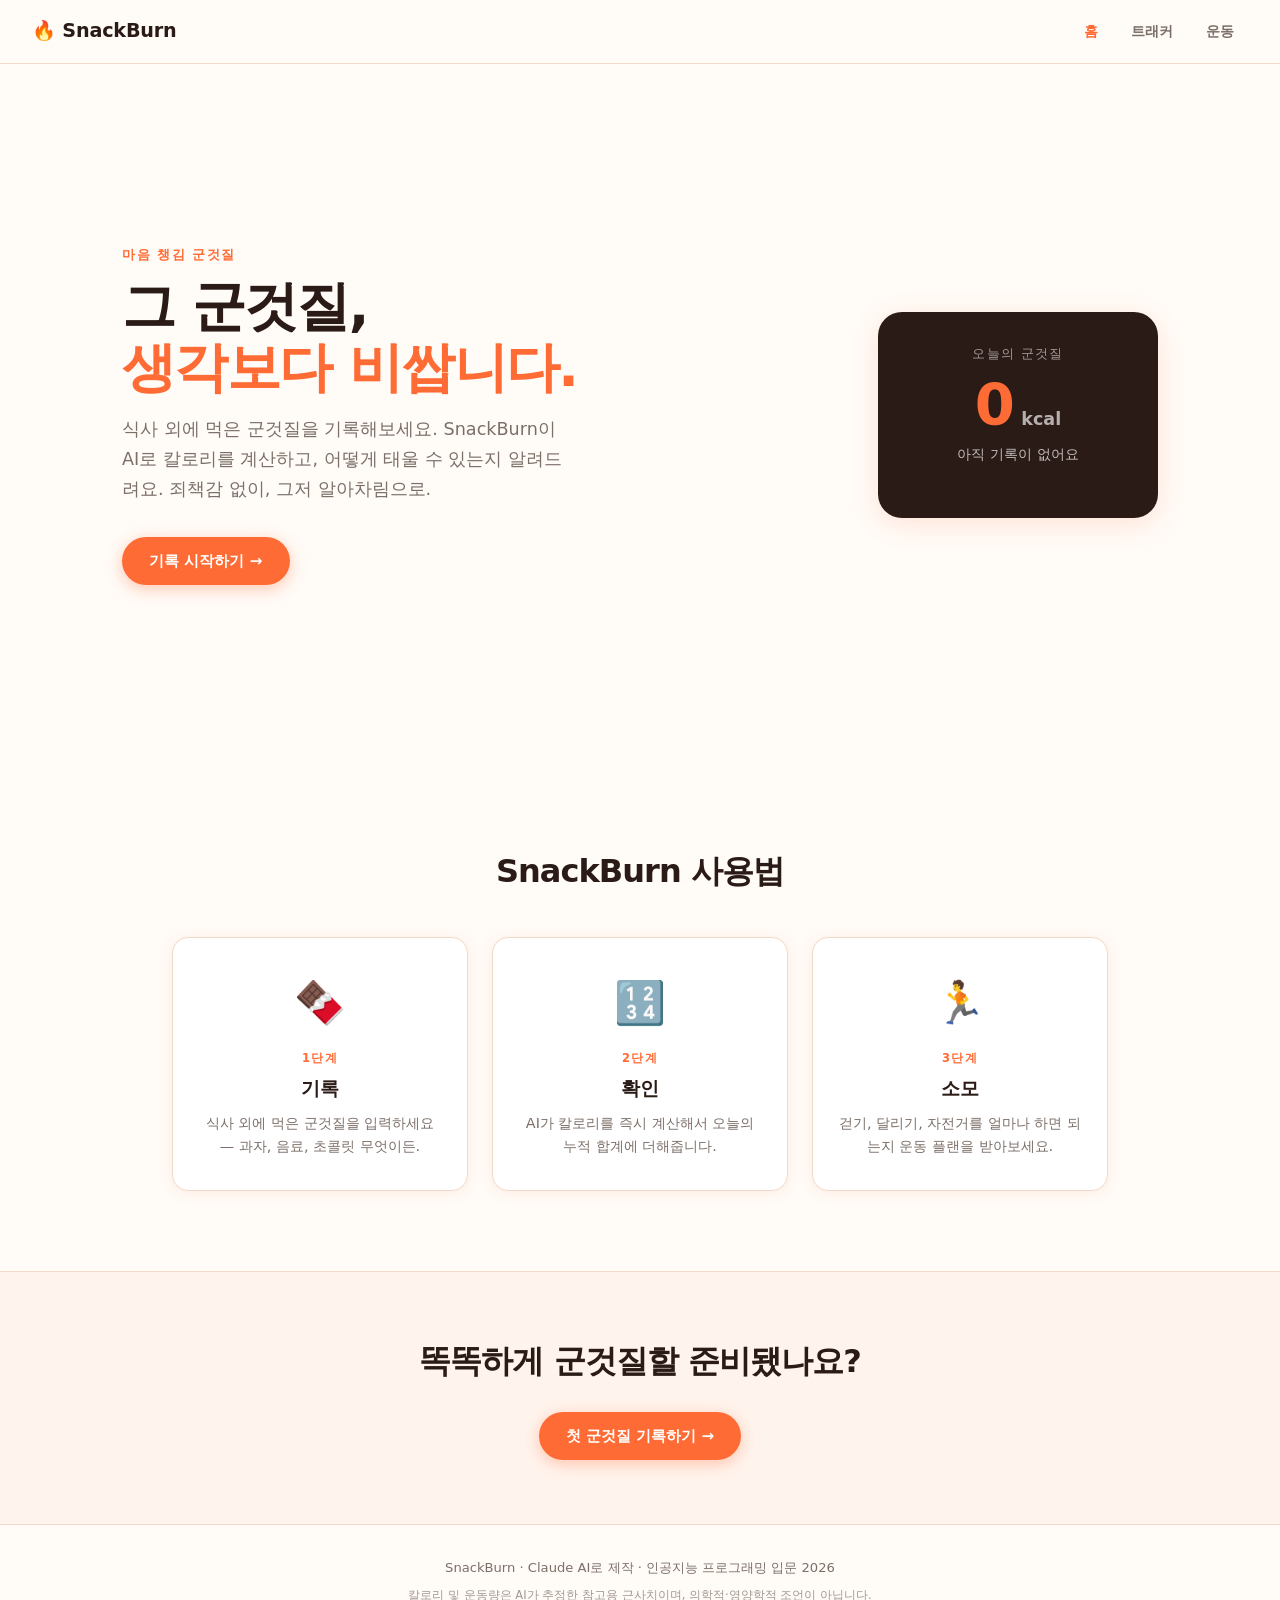
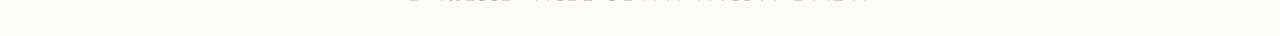
<file: index.html>
<!DOCTYPE html>
<html lang="ko">
<head>
  <meta charset="UTF-8" />
  <meta name="viewport" content="width=device-width, initial-scale=1.0" />
  <title>SnackBurn — 군것질, 똑똑하게 태우자</title>
  <link rel="stylesheet" href="style.css" />
</head>
<body>
  <!-- NAV -->
  <nav class="navbar">
    <a href="index.html" class="nav-logo">🔥 SnackBurn</a>
    <button class="nav-toggle" onclick="toggleNav()" aria-label="메뉴">☰</button>
    <ul class="nav-links" id="navLinks">
      <li><a href="index.html" class="active">홈</a></li>
      <li><a href="tracker.html">트래커</a></li>
      <li><a href="workout.html">운동</a></li>
    </ul>
  </nav>

  <!-- HERO -->
  <section class="hero">
    <div class="hero-inner">
      <p class="hero-eyebrow">마음 챙김 군것질</p>
      <h1 class="hero-title">그 군것질,<br><span class="accent">생각보다 비쌉니다.</span></h1>
      <p class="hero-sub">
        식사 외에 먹은 군것질을 기록해보세요. SnackBurn이 AI로 칼로리를 계산하고,
        어떻게 태울 수 있는지 알려드려요. 죄책감 없이, 그저 알아차림으로.
      </p>
      <a href="tracker.html" class="btn-primary">기록 시작하기 →</a>
    </div>

    <!-- TODAY SUMMARY WIDGET -->
    <div class="today-widget">
      <p class="tw-label">오늘의 군것질</p>
      <div class="tw-calorie">
        <span class="tw-num" id="todayCalories">0</span>
        <span class="tw-unit">kcal</span>
      </div>
      <p class="tw-count" id="todayCount">아직 기록이 없어요</p>
      <a href="workout.html" class="tw-link" id="twLink">태우는 방법 보기 →</a>
    </div>
  </section>

  <!-- CONCEPT -->
  <section class="concept">
    <h2 class="section-title">SnackBurn 사용법</h2>
    <div class="concept-grid">
      <div class="concept-card">
        <div class="concept-emoji">🍫</div>
        <div class="concept-step">1단계</div>
        <h3>기록</h3>
        <p>식사 외에 먹은 군것질을 입력하세요 — 과자, 음료, 초콜릿 무엇이든.</p>
      </div>
      <div class="concept-card">
        <div class="concept-emoji">🔢</div>
        <div class="concept-step">2단계</div>
        <h3>확인</h3>
        <p>AI가 칼로리를 즉시 계산해서 오늘의 누적 합계에 더해줍니다.</p>
      </div>
      <div class="concept-card">
        <div class="concept-emoji">🏃</div>
        <div class="concept-step">3단계</div>
        <h3>소모</h3>
        <p>걷기, 달리기, 자전거를 얼마나 하면 되는지 운동 플랜을 받아보세요.</p>
      </div>
    </div>
  </section>

  <!-- CTA -->
  <section class="cta-section">
    <h2>똑똑하게 군것질할 준비됐나요?</h2>
    <a href="tracker.html" class="btn-primary">첫 군것질 기록하기 →</a>
  </section>

  <footer class="footer">
    <p>SnackBurn · Claude AI로 제작 · 인공지능 프로그래밍 입문 2026</p>
    <p class="disclaimer">칼로리 및 운동량은 AI가 추정한 참고용 근사치이며, 의학적·영양학적 조언이 아닙니다.</p>
  </footer>

  <script src="storage.js"></script>
  <script>
    function toggleNav() {
      document.getElementById('navLinks').classList.toggle('open');
    }

    // 오늘 요약 불러오기
    (function loadSummary() {
      const log = SnackStore.getToday();
      const total = log.reduce((sum, s) => sum + (s.calories || 0), 0);
      document.getElementById('todayCalories').textContent = total;
      const countEl = document.getElementById('todayCount');
      const linkEl = document.getElementById('twLink');
      if (log.length === 0) {
        countEl.textContent = '아직 기록이 없어요';
        linkEl.style.display = 'none';
      } else {
        countEl.textContent = `군것질 ${log.length}개 기록됨`;
        linkEl.style.display = 'inline-block';
      }
    })();
  </script>
</body>
</html>
</file>
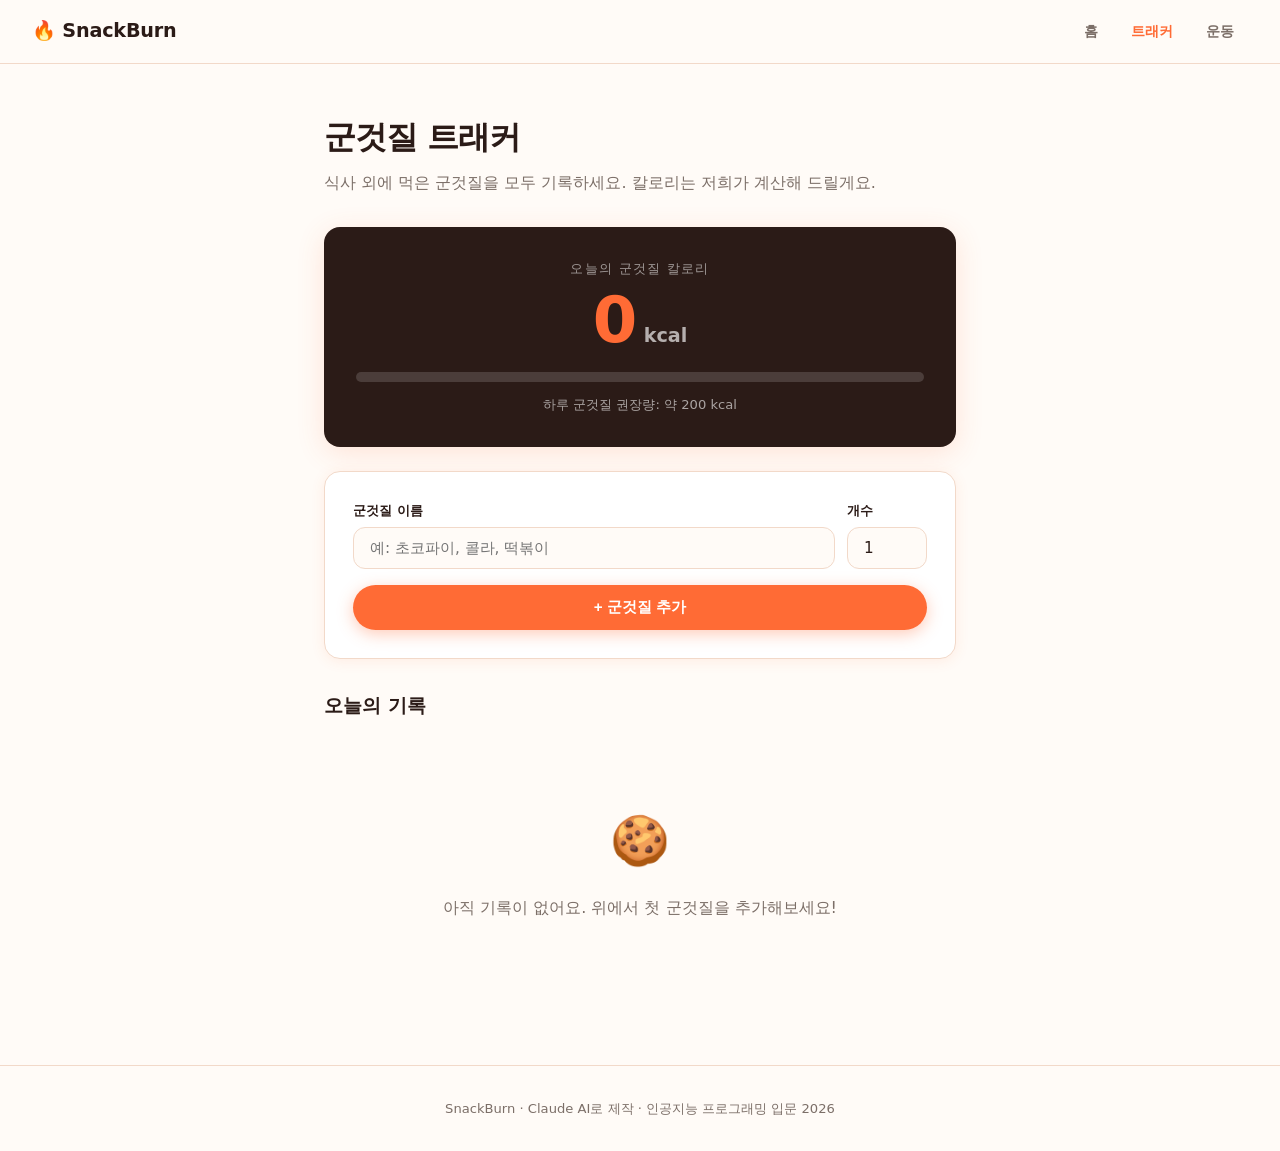
<file: tracker.html>
<!DOCTYPE html>
<html lang="ko">
<head>
  <meta charset="UTF-8" />
  <meta name="viewport" content="width=device-width, initial-scale=1.0" />
  <title>트래커 — SnackBurn</title>
  <link rel="stylesheet" href="style.css" />
</head>
<body>
  <!-- NAV -->
  <nav class="navbar">
    <a href="index.html" class="nav-logo">🔥 SnackBurn</a>
    <button class="nav-toggle" onclick="toggleNav()" aria-label="메뉴">☰</button>
    <ul class="nav-links" id="navLinks">
      <li><a href="index.html">홈</a></li>
      <li><a href="tracker.html" class="active">트래커</a></li>
      <li><a href="workout.html">운동</a></li>
    </ul>
  </nav>

  <main class="page-main">
    <div class="page-header">
      <h1>군것질 트래커</h1>
      <p>식사 외에 먹은 군것질을 모두 기록하세요. 칼로리는 저희가 계산해 드릴게요.</p>
    </div>

    <!-- TOTAL DISPLAY -->
    <section class="total-card">
      <p class="total-label">오늘의 군것질 칼로리</p>
      <div class="total-num"><span id="totalCalories">0</span><span class="total-unit">kcal</span></div>
      <div class="progress-track">
        <div class="progress-fill" id="progressFill"></div>
      </div>
      <p class="progress-hint" id="progressHint">하루 군것질 권장량: 약 200 kcal</p>
    </section>

    <!-- ADD FORM -->
    <section class="card add-form">
      <div class="add-row">
        <div class="form-group grow">
          <label for="snackName">군것질 이름</label>
          <input type="text" id="snackName" placeholder="예: 초코파이, 콜라, 떡볶이"
                 oninput="onNameInput()"
                 onkeydown="if(event.key==='Enter') addSnack()" />
        </div>
        <div class="form-group qty">
          <label for="snackQty">개수</label>
          <input type="number" id="snackQty" value="1" min="1" max="20" />
        </div>
      </div>

      <!-- 직접 입력 영역 (DB에 없을 때만 표시) -->
      <div class="manual-cal hidden" id="manualCal">
        <p class="manual-hint">📋 목록에 없는 군것질이에요. 1개당 칼로리를 직접 입력해주세요.</p>
        <div class="form-group">
          <label for="manualCalInput">1개당 칼로리 (kcal)</label>
          <input type="number" id="manualCalInput" placeholder="예: 150" min="1" max="2000" />
        </div>
      </div>

      <div id="formError" class="error-msg hidden"></div>
      <button class="btn-primary" id="addBtn" onclick="addSnack()">+ 군것질 추가</button>
    </section>

    <!-- SNACK LIST -->
    <section class="snack-list-section">
      <div class="list-header">
        <h2>오늘의 기록</h2>
        <button class="btn-ghost btn-sm hidden" id="clearBtn" onclick="confirmClear()">전체 삭제</button>
      </div>

      <div class="empty-state hidden" id="emptyState">
        <div class="empty-icon">🍪</div>
        <p>아직 기록이 없어요. 위에서 첫 군것질을 추가해보세요!</p>
      </div>

      <ul class="snack-list" id="snackList"></ul>
    </section>

    <a href="workout.html" class="btn-secondary full hidden" id="workoutCta">어떻게 태울지 보기 →</a>
  </main>

  <!-- CLEAR CONFIRM MODAL -->
  <div class="modal-overlay hidden" id="modalOverlay">
    <div class="modal">
      <h3>오늘 기록을 모두 지울까요?</h3>
      <p>오늘 기록한 모든 군것질이 삭제됩니다.</p>
      <div class="modal-btns">
        <button class="btn-ghost" onclick="closeModal()">취소</button>
        <button class="btn-danger" onclick="doClear()">삭제</button>
      </div>
    </div>
  </div>

  <footer class="footer">
    <p>SnackBurn · Claude AI로 제작 · 인공지능 프로그래밍 입문 2026</p>
  </footer>

  <script src="storage.js"></script>
  <script src="snackdata.js"></script>
  <script>
    const GUIDELINE = 200; // 진행 바 기준이 되는 하루 군것질 권장 칼로리

    function toggleNav() {
      document.getElementById('navLinks').classList.toggle('open');
    }

    function show(id) { document.getElementById(id).classList.remove('hidden'); }
    function hide(id) { document.getElementById(id).classList.add('hidden'); }
    function setError(msg) {
      const el = document.getElementById('formError');
      el.textContent = msg;
      el.classList.toggle('hidden', !msg);
    }

    // ── 이름 입력 시 DB 매칭 여부 확인 → 직접 입력 영역 표시/숨김 ──
    function onNameInput() {
      const name = document.getElementById('snackName').value.trim();
      const manual = document.getElementById('manualCal');
      if (!name) {
        hide('manualCal');
        return;
      }
      const found = lookupSnack(name);
      if (found) {
        hide('manualCal');
      } else {
        show('manualCal');
      }
    }

    // ── 군것질 추가 ───────────────────────────────────────────
    function addSnack() {
      const name = document.getElementById('snackName').value.trim();
      const qty = parseInt(document.getElementById('snackQty').value) || 1;
      setError('');

      if (!name) return setError('군것질 이름을 먼저 입력하세요.');

      // DB 조회
      const found = lookupSnack(name);
      let perCal, emoji;

      if (found) {
        perCal = found.cal;
        emoji = found.emoji;
      } else {
        // 직접 입력값 사용
        const manualVal = parseInt(document.getElementById('manualCalInput').value);
        if (!manualVal || manualVal <= 0) {
          show('manualCal');
          return setError('목록에 없는 군것질이에요. 1개당 칼로리를 입력해주세요.');
        }
        perCal = manualVal;
        emoji = snackEmoji(name);
      }

      const totalCal = perCal * qty;

      SnackStore.addSnack({
        id: Date.now().toString(),
        name: name,
        qty: qty,
        calories: totalCal,
        perCal: perCal,
        emoji: emoji
      });

      // 폼 초기화
      document.getElementById('snackName').value = '';
      document.getElementById('snackQty').value = '1';
      document.getElementById('manualCalInput').value = '';
      hide('manualCal');
      render();
    }

    // ── 군것질 삭제 ───────────────────────────────────────────
    function removeSnack(id) {
      SnackStore.removeSnack(id);
      render();
    }

    // ── 전체 삭제 ─────────────────────────────────────────────
    function confirmClear() { show('modalOverlay'); }
    function closeModal() { hide('modalOverlay'); }
    function doClear() {
      SnackStore.clearDay();
      closeModal();
      render();
    }
    document.getElementById('modalOverlay').addEventListener('click', function(e) {
      if (e.target === this) closeModal();
    });

    // ── 렌더링 ────────────────────────────────────────────────
    function render() {
      const snacks = SnackStore.getToday();
      const total = snacks.reduce((s, x) => s + (x.calories || 0), 0);

      // 합계 + 진행 바
      document.getElementById('totalCalories').textContent = total;
      const pct = Math.min((total / GUIDELINE) * 100, 100);
      const fill = document.getElementById('progressFill');
      fill.style.width = pct + '%';
      fill.style.background = total > GUIDELINE ? 'var(--danger)' : 'var(--accent)';
      document.getElementById('progressHint').textContent =
        total > GUIDELINE
          ? `권장량(약 ${GUIDELINE} kcal)보다 ${total - GUIDELINE} kcal 초과`
          : `하루 군것질 권장량: 약 ${GUIDELINE} kcal`;

      // 목록
      const list = document.getElementById('snackList');
      list.innerHTML = '';
      if (snacks.length === 0) {
        show('emptyState');
        hide('clearBtn');
        hide('workoutCta');
      } else {
        hide('emptyState');
        show('clearBtn');
        show('workoutCta');
        snacks.forEach(s => {
          const li = document.createElement('li');
          li.className = 'snack-item';
          li.innerHTML = `
            <div class="snack-emoji">${s.emoji || snackEmoji(s.name)}</div>
            <div class="snack-info">
              <span class="snack-name">${escHtml(s.name)}${s.qty > 1 ? ` ×${s.qty}` : ''}</span>
              <span class="snack-note">1개당 ${s.perCal || Math.round(s.calories / s.qty)} kcal</span>
            </div>
            <span class="snack-cal">${s.calories} kcal</span>
            <button class="snack-remove" onclick="removeSnack('${s.id}')" aria-label="삭제">✕</button>
          `;
          list.appendChild(li);
        });
      }
    }

    // ── 헬퍼: DB에 없는 음식의 이모지 추정 ────────────────────
    function snackEmoji(name) {
      const found = lookupSnack(name);
      if (found) return found.emoji;
      return '🍴';
    }
    function escHtml(s) {
      return String(s).replace(/&/g,'&amp;').replace(/</g,'&lt;')
        .replace(/>/g,'&gt;').replace(/"/g,'&quot;');
    }

    render();
  </script>
</body>
</html>
</file>
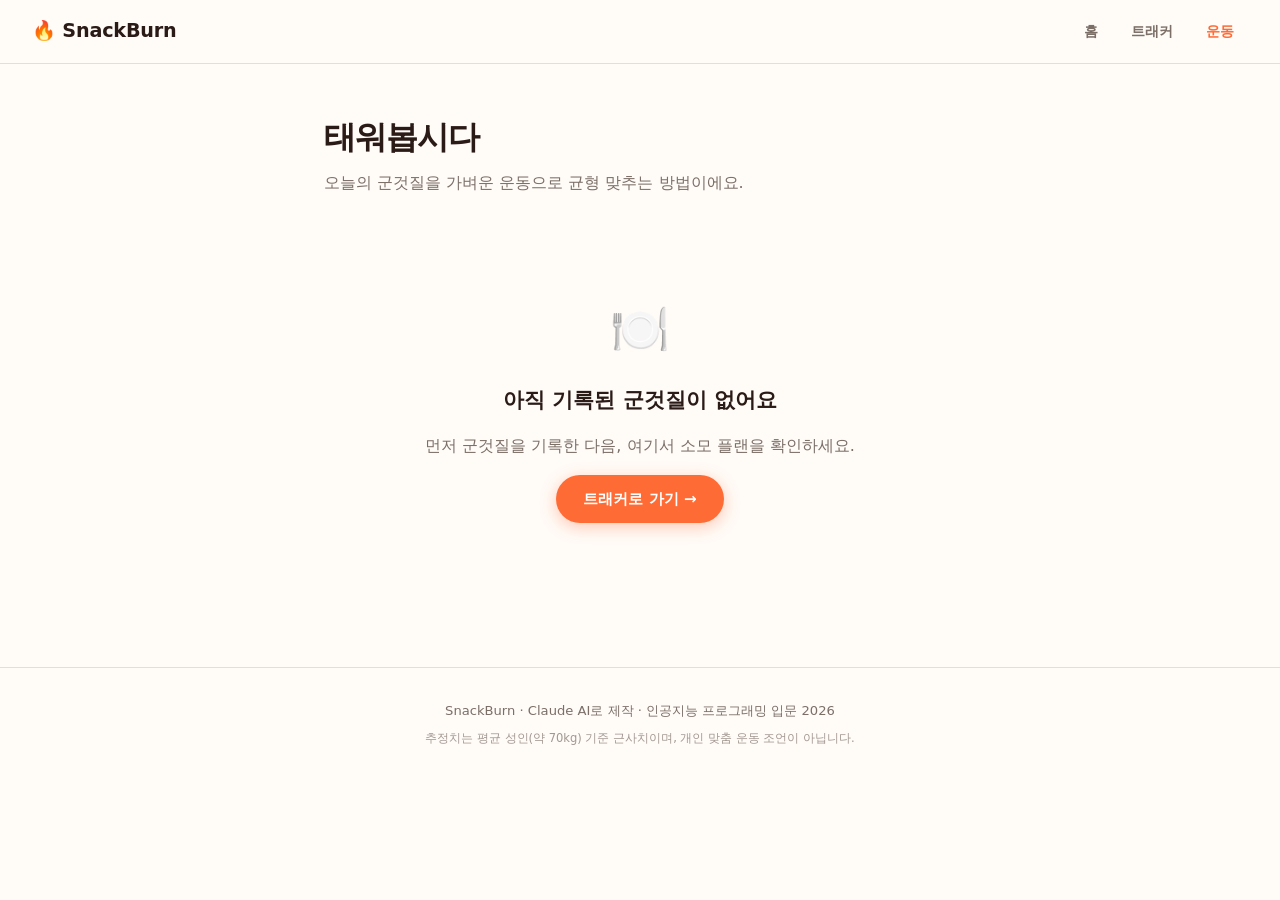
<file: workout.html>
<!DOCTYPE html>
<html lang="ko">
<head>
  <meta charset="UTF-8" />
  <meta name="viewport" content="width=device-width, initial-scale=1.0" />
  <title>운동 — SnackBurn</title>
  <link rel="stylesheet" href="style.css" />
</head>
<body>
  <!-- NAV -->
  <nav class="navbar">
    <a href="index.html" class="nav-logo">🔥 SnackBurn</a>
    <button class="nav-toggle" onclick="toggleNav()" aria-label="메뉴">☰</button>
    <ul class="nav-links" id="navLinks">
      <li><a href="index.html">홈</a></li>
      <li><a href="tracker.html">트래커</a></li>
      <li><a href="workout.html" class="active">운동</a></li>
    </ul>
  </nav>

  <main class="page-main">
    <div class="page-header">
      <h1>태워봅시다</h1>
      <p>오늘의 군것질을 가벼운 운동으로 균형 맞추는 방법이에요.</p>
    </div>

    <!-- TOTAL BANNER -->
    <section class="burn-banner" id="burnBanner">
      <p class="bb-label">오늘의 군것질 총합</p>
      <div class="bb-num"><span id="burnCalories">0</span> <span class="bb-unit">kcal 태우기</span></div>
    </section>

    <!-- EMPTY STATE -->
    <div class="empty-state hidden" id="emptyState">
      <div class="empty-icon">🍽️</div>
      <h2>아직 기록된 군것질이 없어요</h2>
      <p>먼저 군것질을 기록한 다음, 여기서 소모 플랜을 확인하세요.</p>
      <a href="tracker.html" class="btn-primary">트래커로 가기 →</a>
    </div>

    <!-- WORKOUT PLAN -->
    <section class="workout-grid hidden" id="workoutGrid"></section>

    <p class="workout-note hidden" id="workoutNote">
      💡 이 중 아무거나 골라서 <b>하나만</b> 하면 오늘의 군것질이 균형을 이뤄요.
    </p>
  </main>

  <footer class="footer">
    <p>SnackBurn · Claude AI로 제작 · 인공지능 프로그래밍 입문 2026</p>
    <p class="disclaimer">추정치는 평균 성인(약 70kg) 기준 근사치이며, 개인 맞춤 운동 조언이 아닙니다.</p>
  </footer>

  <script src="storage.js"></script>
  <script>
    function toggleNav() {
      document.getElementById('navLinks').classList.toggle('open');
    }
    function show(id) { document.getElementById(id).classList.remove('hidden'); }
    function hide(id) { document.getElementById(id).classList.add('hidden'); }

    // ── 운동별 분당 소모 칼로리 (평균 성인 70kg 기준, MET 공식 근사) ──
    // 분당 소모 = MET × 3.5 × 체중(kg) / 200
    const BODY_WEIGHT = 70;
    const EXERCISES = [
      { name: '빠르게 걷기', emoji: '🚶', met: 4.3 },
      { name: '조깅',       emoji: '🏃', met: 7.0 },
      { name: '자전거 타기', emoji: '🚴', met: 6.0 },
      { name: '줄넘기',     emoji: '🤸', met: 11.0 },
    ];

    function caloriesPerMinute(met) {
      return (met * 3.5 * BODY_WEIGHT) / 200;
    }

    function loadWorkout() {
      const total = SnackStore.getTotal();
      document.getElementById('burnCalories').textContent = total;

      if (total <= 0) {
        hide('burnBanner');
        show('emptyState');
        return;
      }

      const plan = EXERCISES.map(ex => ({
        name: ex.name,
        emoji: ex.emoji,
        minutes: Math.max(1, Math.round(total / caloriesPerMinute(ex.met)))
      }));

      renderWorkout(plan);
    }

    function renderWorkout(exercises) {
      const grid = document.getElementById('workoutGrid');
      grid.innerHTML = exercises.map(ex => `
        <div class="workout-card">
          <div class="wc-emoji">${ex.emoji}</div>
          <h3 class="wc-name">${escHtml(ex.name)}</h3>
          <div class="wc-time"><span class="wc-min">${ex.minutes}</span> 분</div>
        </div>
      `).join('');
      show('workoutGrid');
      show('workoutNote');
    }

    function escHtml(s) {
      return String(s).replace(/&/g,'&amp;').replace(/</g,'&lt;')
        .replace(/>/g,'&gt;').replace(/"/g,'&quot;');
    }

    loadWorkout();
  </script>
</body>
</html>
</file>
<file: style.css>
/* ── Variables ────────────────────────────────────────────── */
:root {
  --ink:        #2B1B17;   /* deep cocoa */
  --accent:     #FF6B35;   /* vivid orange - burn/energy */
  --accent-dk:  #E8551F;
  --green:      #16A34A;   /* exercise / positive */
  --green-dk:   #15803D;
  --bg:         #FFFBF7;   /* warm off-white */
  --surface:    #FFFFFF;
  --border:     #F2D9C9;   /* soft peach */
  --mid-gray:   #7C6F68;   /* warm gray */
  --light-bg:   #FFF4ED;   /* warm cream */
  --danger:     #EF4444;
  --nav-h:      64px;
  --radius:     16px;
  --shadow:     0 2px 14px rgba(255,107,53,.10);
  --shadow-md:  0 6px 28px rgba(255,107,53,.16);
}

*, *::before, *::after { box-sizing: border-box; margin: 0; padding: 0; }
html { scroll-behavior: smooth; }
body {
  font-family: system-ui, -apple-system, 'Segoe UI', sans-serif;
  background: var(--bg);
  color: var(--ink);
  line-height: 1.6;
  padding-top: var(--nav-h);
}

/* ── Nav ──────────────────────────────────────────────────── */
.navbar {
  position: fixed; top: 0; left: 0; right: 0; z-index: 100;
  height: var(--nav-h);
  background: rgba(255,251,247,.92);
  backdrop-filter: blur(12px);
  border-bottom: 1px solid var(--border);
  display: flex; align-items: center; justify-content: space-between;
  padding: 0 2rem; gap: 1rem;
}
.nav-logo {
  font-size: 1.2rem; font-weight: 800; color: var(--ink);
  text-decoration: none; letter-spacing: -.01em; flex-shrink: 0;
}
.nav-links { list-style: none; display: flex; gap: .25rem; }
.nav-links a {
  text-decoration: none; color: var(--mid-gray);
  font-size: .9rem; font-weight: 600; padding: .4rem .9rem;
  border-radius: 10px; transition: color .2s, background .2s;
}
.nav-links a:hover { color: var(--accent); background: var(--light-bg); }
.nav-links a.active { color: var(--accent); }
.nav-toggle {
  display: none; background: none; border: none; font-size: 1.4rem;
  cursor: pointer; color: var(--ink);
}
@media (max-width: 640px) {
  .nav-toggle { display: block; }
  .nav-links {
    display: none; flex-direction: column; position: absolute;
    top: var(--nav-h); left: 0; right: 0;
    background: var(--surface); border-bottom: 1px solid var(--border);
    padding: 1rem; gap: .25rem;
  }
  .nav-links.open { display: flex; }
}

/* ── Buttons ──────────────────────────────────────────────── */
.btn-primary {
  display: inline-block; background: var(--accent); color: #fff;
  font-weight: 700; font-size: .95rem; padding: .75rem 1.7rem;
  border-radius: 50px; border: none; cursor: pointer;
  text-decoration: none; transition: background .2s, transform .1s, box-shadow .2s;
  box-shadow: 0 4px 16px rgba(255,107,53,.35);
}
.btn-primary:hover { background: var(--accent-dk); transform: translateY(-1px); box-shadow: 0 6px 20px rgba(255,107,53,.42); }
.btn-primary:active { transform: translateY(0); }
.btn-primary:disabled { opacity: .6; cursor: not-allowed; transform: none; }

.btn-secondary {
  display: inline-block; background: var(--green); color: #fff;
  font-weight: 700; font-size: .95rem; padding: .75rem 1.7rem;
  border-radius: 50px; border: none; cursor: pointer; text-decoration: none;
  transition: background .2s, transform .1s; box-shadow: 0 4px 16px rgba(22,163,74,.30);
}
.btn-secondary:hover { background: var(--green-dk); transform: translateY(-1px); }
.btn-secondary.full { width: 100%; text-align: center; margin-top: 1.5rem; }

.btn-ghost {
  background: none; border: 1.5px solid var(--border); color: var(--mid-gray);
  font-size: .85rem; font-weight: 600; padding: .45rem .9rem;
  border-radius: 10px; cursor: pointer; transition: border-color .2s, color .2s;
}
.btn-ghost:hover { border-color: var(--accent); color: var(--accent); }
.btn-danger {
  background: var(--danger); color: #fff; border: none;
  font-size: .9rem; font-weight: 600; padding: .5rem 1.2rem;
  border-radius: 10px; cursor: pointer; transition: opacity .2s;
}
.btn-danger:hover { opacity: .85; }
.btn-sm { padding: .35rem .8rem; font-size: .82rem; }

/* ── Cards ────────────────────────────────────────────────── */
.card {
  background: var(--surface);
  border: 1px solid var(--border);
  border-radius: var(--radius);
  padding: 1.75rem;
  box-shadow: var(--shadow);
}

/* ── HERO ─────────────────────────────────────────────────── */
.hero {
  min-height: 78vh; display: flex; align-items: center;
  justify-content: space-between; gap: 3rem;
  max-width: 1100px; margin: 0 auto; padding: 4rem 2rem;
  flex-wrap: wrap;
}
.hero-inner { max-width: 540px; flex: 1 1 360px; }
.hero-eyebrow {
  font-size: .8rem; font-weight: 800; letter-spacing: .12em;
  text-transform: uppercase; color: var(--accent); margin-bottom: .75rem;
}
.hero-title {
  font-size: clamp(2.3rem, 5vw, 3.4rem); font-weight: 900;
  line-height: 1.12; letter-spacing: -.03em; color: var(--ink); margin-bottom: 1rem;
}
.hero-title .accent { color: var(--accent); }
.hero-sub {
  font-size: 1.1rem; color: var(--mid-gray); line-height: 1.7;
  margin-bottom: 2rem; max-width: 440px;
}

/* Today widget */
.today-widget {
  flex: 0 1 280px;
  background: var(--ink); color: #fff;
  border-radius: 24px; padding: 2rem;
  box-shadow: var(--shadow-md); text-align: center;
}
.tw-label { font-size: .8rem; text-transform: uppercase; letter-spacing: .1em; color: rgba(255,255,255,.55); margin-bottom: .75rem; }
.tw-calorie { display: flex; align-items: baseline; justify-content: center; gap: .4rem; margin-bottom: .5rem; }
.tw-num { font-size: 3.6rem; font-weight: 900; line-height: 1; color: var(--accent); }
.tw-unit { font-size: 1.1rem; color: rgba(255,255,255,.65); font-weight: 600; }
.tw-count { font-size: .9rem; color: rgba(255,255,255,.7); margin-bottom: 1.25rem; }
.tw-link { color: #fff; font-size: .88rem; font-weight: 600; text-decoration: none; border-bottom: 2px solid var(--accent); padding-bottom: 2px; }
.tw-link:hover { color: var(--accent); }

/* ── Concept ──────────────────────────────────────────────── */
.concept { padding: 5rem 2rem; max-width: 1000px; margin: 0 auto; text-align: center; }
.section-title { font-size: 2rem; font-weight: 900; letter-spacing: -.03em; color: var(--ink); margin-bottom: 2.5rem; }
.concept-grid { display: grid; grid-template-columns: repeat(auto-fit, minmax(220px, 1fr)); gap: 1.5rem; }
.concept-card {
  background: var(--surface); border: 1px solid var(--border);
  border-radius: var(--radius); padding: 2rem 1.5rem; box-shadow: var(--shadow);
  transition: transform .2s, box-shadow .2s;
}
.concept-card:hover { transform: translateY(-4px); box-shadow: var(--shadow-md); }
.concept-emoji { font-size: 2.6rem; margin-bottom: .75rem; }
.concept-step { font-size: .72rem; font-weight: 800; text-transform: uppercase; letter-spacing: .12em; color: var(--accent); margin-bottom: .4rem; }
.concept-card h3 { font-size: 1.2rem; margin-bottom: .5rem; }
.concept-card p { font-size: .9rem; color: var(--mid-gray); line-height: 1.6; }

/* ── CTA section ──────────────────────────────────────────── */
.cta-section {
  background: var(--light-bg); text-align: center;
  padding: 4rem 2rem; border-top: 1px solid var(--border);
}
.cta-section h2 { font-size: 2rem; font-weight: 900; letter-spacing: -.03em; margin-bottom: 1.5rem; }

/* ── Page layout ──────────────────────────────────────────── */
.page-main { max-width: 680px; margin: 0 auto; padding: 3rem 1.5rem 5rem; }
.page-header { margin-bottom: 2rem; }
.page-header h1 { font-size: 2rem; font-weight: 900; letter-spacing: -.03em; margin-bottom: .4rem; }
.page-header p { color: var(--mid-gray); }

/* ── Total card (tracker) ─────────────────────────────────── */
.total-card {
  background: var(--ink); color: #fff;
  border-radius: var(--radius); padding: 2rem; text-align: center;
  box-shadow: var(--shadow-md); margin-bottom: 1.5rem;
}
.total-label { font-size: .8rem; text-transform: uppercase; letter-spacing: .1em; color: rgba(255,255,255,.55); margin-bottom: .5rem; }
.total-num { display: flex; align-items: baseline; justify-content: center; gap: .4rem; margin-bottom: 1.25rem; }
.total-num #totalCalories { font-size: 4rem; font-weight: 900; line-height: 1; color: var(--accent); }
.total-unit { font-size: 1.2rem; color: rgba(255,255,255,.65); font-weight: 600; }
.progress-track { height: 10px; background: rgba(255,255,255,.15); border-radius: 50px; overflow: hidden; }
.progress-fill { height: 100%; width: 0%; background: var(--accent); border-radius: 50px; transition: width .5s ease, background .3s; }
.progress-hint { font-size: .82rem; color: rgba(255,255,255,.6); margin-top: .75rem; }

/* ── Add form ─────────────────────────────────────────────── */
.add-form { display: flex; flex-direction: column; gap: 1rem; margin-bottom: 2rem; }
.add-row { display: flex; gap: .75rem; }
.form-group { display: flex; flex-direction: column; gap: .4rem; }
.form-group.grow { flex: 1; }
.form-group.qty { width: 80px; }
.form-group label { font-size: .82rem; font-weight: 700; color: var(--ink); }
input[type=text], input[type=number] {
  width: 100%; padding: .7rem 1rem;
  border: 1.5px solid var(--border); border-radius: 12px;
  font-size: .95rem; font-family: inherit; background: var(--bg); color: var(--ink);
  transition: border-color .2s, box-shadow .2s;
}
input:focus { outline: none; border-color: var(--accent); box-shadow: 0 0 0 3px rgba(255,107,53,.18); }
.error-msg {
  background: #fef2f2; border: 1px solid #fca5a5; color: #b91c1c;
  padding: .65rem 1rem; border-radius: 10px; font-size: .9rem;
}

/* ── Snack list ───────────────────────────────────────────── */
.list-header { display: flex; align-items: center; justify-content: space-between; margin-bottom: 1rem; }
.list-header h2 { font-size: 1.2rem; font-weight: 800; }
.snack-list { list-style: none; display: flex; flex-direction: column; gap: .6rem; }
.snack-item {
  display: flex; align-items: center; gap: .9rem;
  background: var(--surface); border: 1px solid var(--border);
  border-radius: 14px; padding: .8rem 1rem; box-shadow: var(--shadow);
  animation: slideIn .25s ease;
}
@keyframes slideIn { from { opacity: 0; transform: translateY(-6px); } to { opacity: 1; transform: translateY(0); } }
.snack-emoji { font-size: 1.6rem; flex-shrink: 0; }
.snack-info { flex: 1; display: flex; flex-direction: column; min-width: 0; }
.snack-name { font-weight: 700; font-size: .95rem; }
.snack-note { font-size: .78rem; color: var(--mid-gray); }
.snack-cal { font-weight: 800; color: var(--accent); font-size: .95rem; flex-shrink: 0; }
.snack-remove {
  background: none; border: none; color: var(--mid-gray); cursor: pointer;
  font-size: 1rem; padding: .2rem .4rem; border-radius: 6px; transition: color .2s, background .2s;
}
.snack-remove:hover { color: var(--danger); background: #fef2f2; }

/* ── Burn banner (workout) ────────────────────────────────── */
.burn-banner {
  background: linear-gradient(135deg, var(--accent), var(--accent-dk));
  color: #fff; border-radius: var(--radius); padding: 2rem; text-align: center;
  box-shadow: var(--shadow-md); margin-bottom: 2rem;
}
.bb-label { font-size: .8rem; text-transform: uppercase; letter-spacing: .1em; opacity: .8; margin-bottom: .5rem; }
.bb-num { font-size: 2.4rem; font-weight: 900; }
.bb-num #burnCalories { font-size: 3rem; }
.bb-unit { font-size: 1.1rem; font-weight: 600; opacity: .9; }

/* ── Workout grid ─────────────────────────────────────────── */
.workout-grid { display: grid; grid-template-columns: repeat(auto-fit, minmax(150px, 1fr)); gap: 1rem; }
.workout-card {
  background: var(--surface); border: 1px solid var(--border);
  border-radius: var(--radius); padding: 1.75rem 1rem; text-align: center;
  box-shadow: var(--shadow); transition: transform .2s, box-shadow .2s;
}
.workout-card:hover { transform: translateY(-4px); box-shadow: var(--shadow-md); border-color: var(--green); }
.wc-emoji { font-size: 2.4rem; margin-bottom: .5rem; }
.wc-name { font-size: .95rem; font-weight: 700; margin-bottom: .75rem; color: var(--ink); }
.wc-time { color: var(--green); font-weight: 600; }
.wc-min { font-size: 2rem; font-weight: 900; }
.workout-note {
  text-align: center; margin-top: 2rem; font-size: .95rem;
  color: var(--mid-gray); background: var(--light-bg);
  padding: 1rem; border-radius: 12px;
}

/* ── Loading ──────────────────────────────────────────────── */
.loading-box {
  text-align: center; padding: 3rem;
  display: flex; flex-direction: column; align-items: center; gap: 1rem; color: var(--mid-gray);
}
.spinner {
  width: 40px; height: 40px; border: 3px solid var(--border);
  border-top-color: var(--accent); border-radius: 50%; animation: spin .8s linear infinite;
}
@keyframes spin { to { transform: rotate(360deg); } }

/* ── Empty state ──────────────────────────────────────────── */
.empty-state {
  text-align: center; padding: 4rem 2rem;
  display: flex; flex-direction: column; align-items: center; gap: 1rem;
}
.empty-icon { font-size: 3rem; }
.empty-state h2 { font-size: 1.3rem; font-weight: 800; }
.empty-state p { color: var(--mid-gray); }

/* ── Modal ────────────────────────────────────────────────── */
.modal-overlay {
  position: fixed; inset: 0; background: rgba(43,27,23,.5);
  display: flex; align-items: center; justify-content: center; z-index: 200;
}
.modal {
  background: var(--surface); border-radius: var(--radius);
  padding: 2rem; max-width: 360px; width: 90%; box-shadow: 0 20px 60px rgba(0,0,0,.25);
}
.modal h3 { font-size: 1.15rem; margin-bottom: .4rem; }
.modal p { color: var(--mid-gray); font-size: .9rem; margin-bottom: 1.5rem; }
.modal-btns { display: flex; justify-content: flex-end; gap: .75rem; }

/* ── Footer ───────────────────────────────────────────────── */
.footer {
  text-align: center; padding: 2rem; color: var(--mid-gray);
  font-size: .82rem; border-top: 1px solid var(--border);
}
.disclaimer { font-size: .72rem; opacity: .7; margin-top: .5rem; max-width: 480px; margin-left: auto; margin-right: auto; }

/* ── Utilities ────────────────────────────────────────────── */
.hidden { display: none !important; }
</file>
